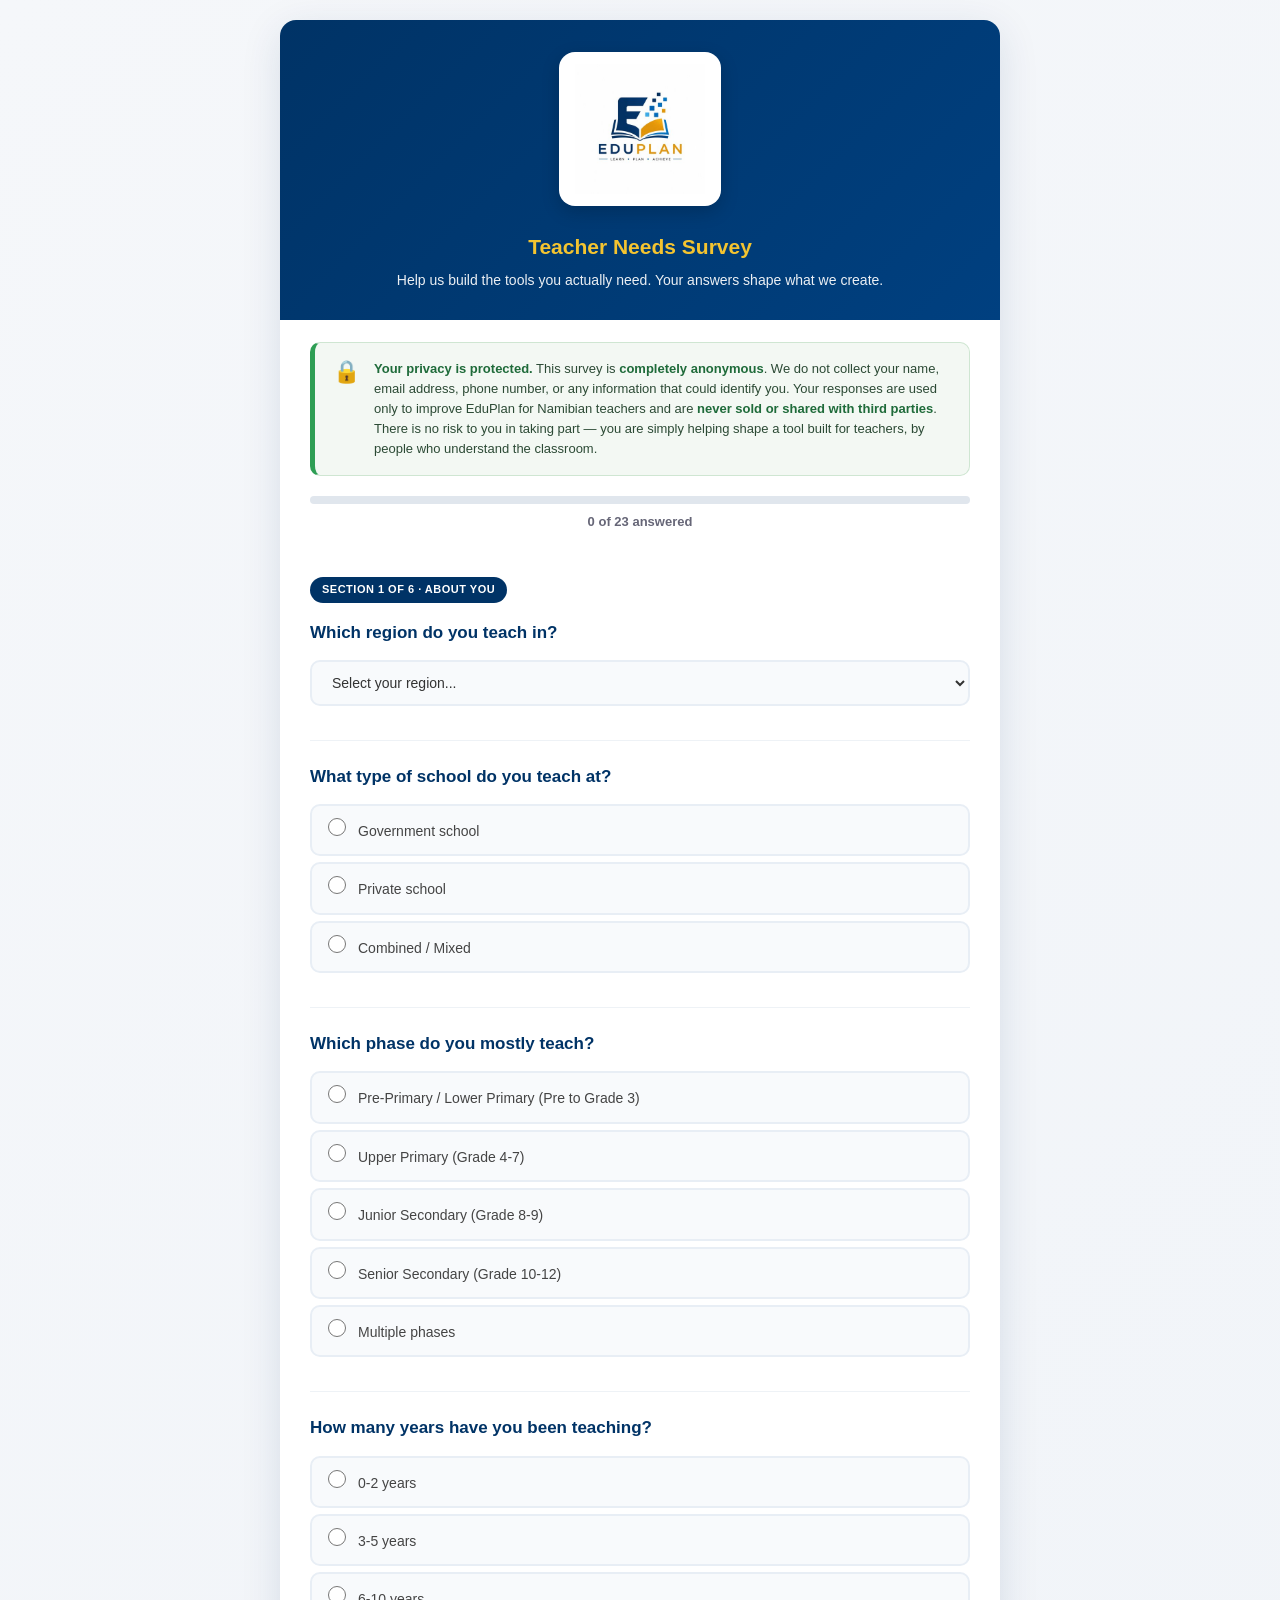
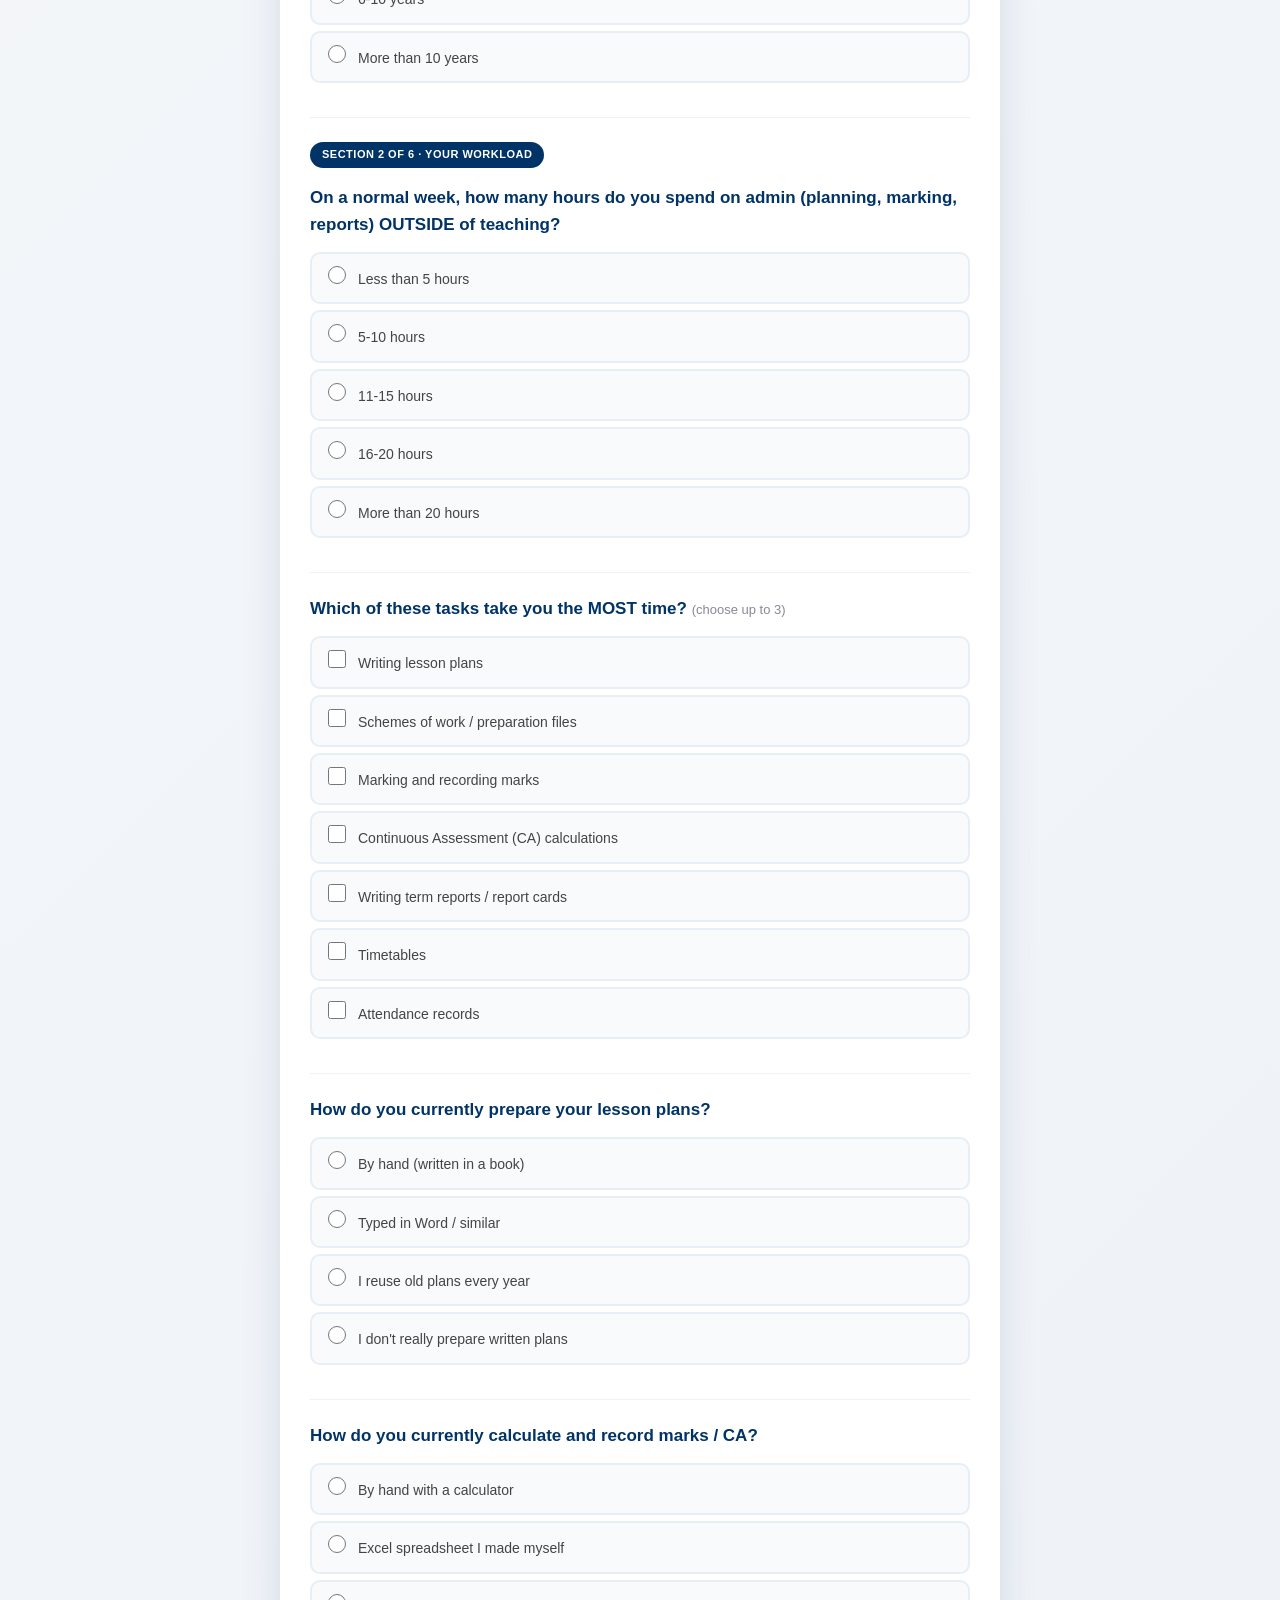
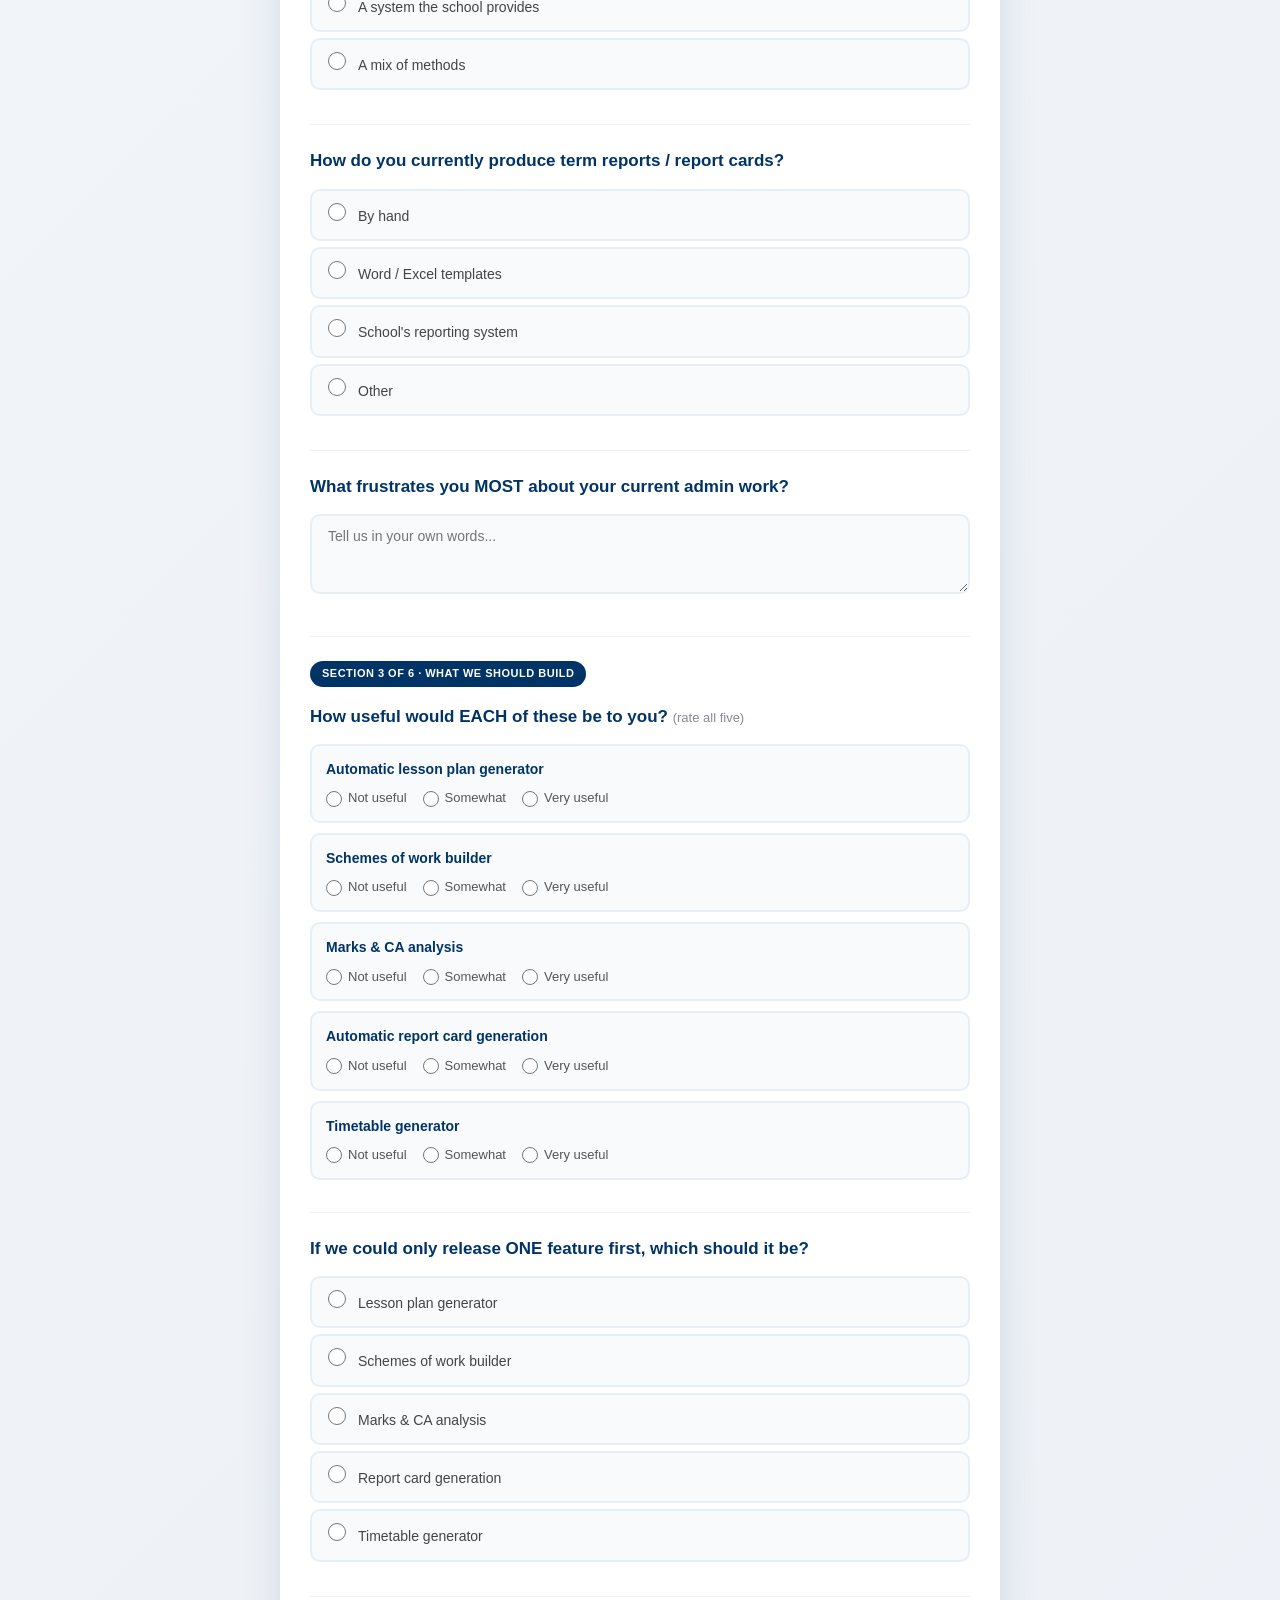
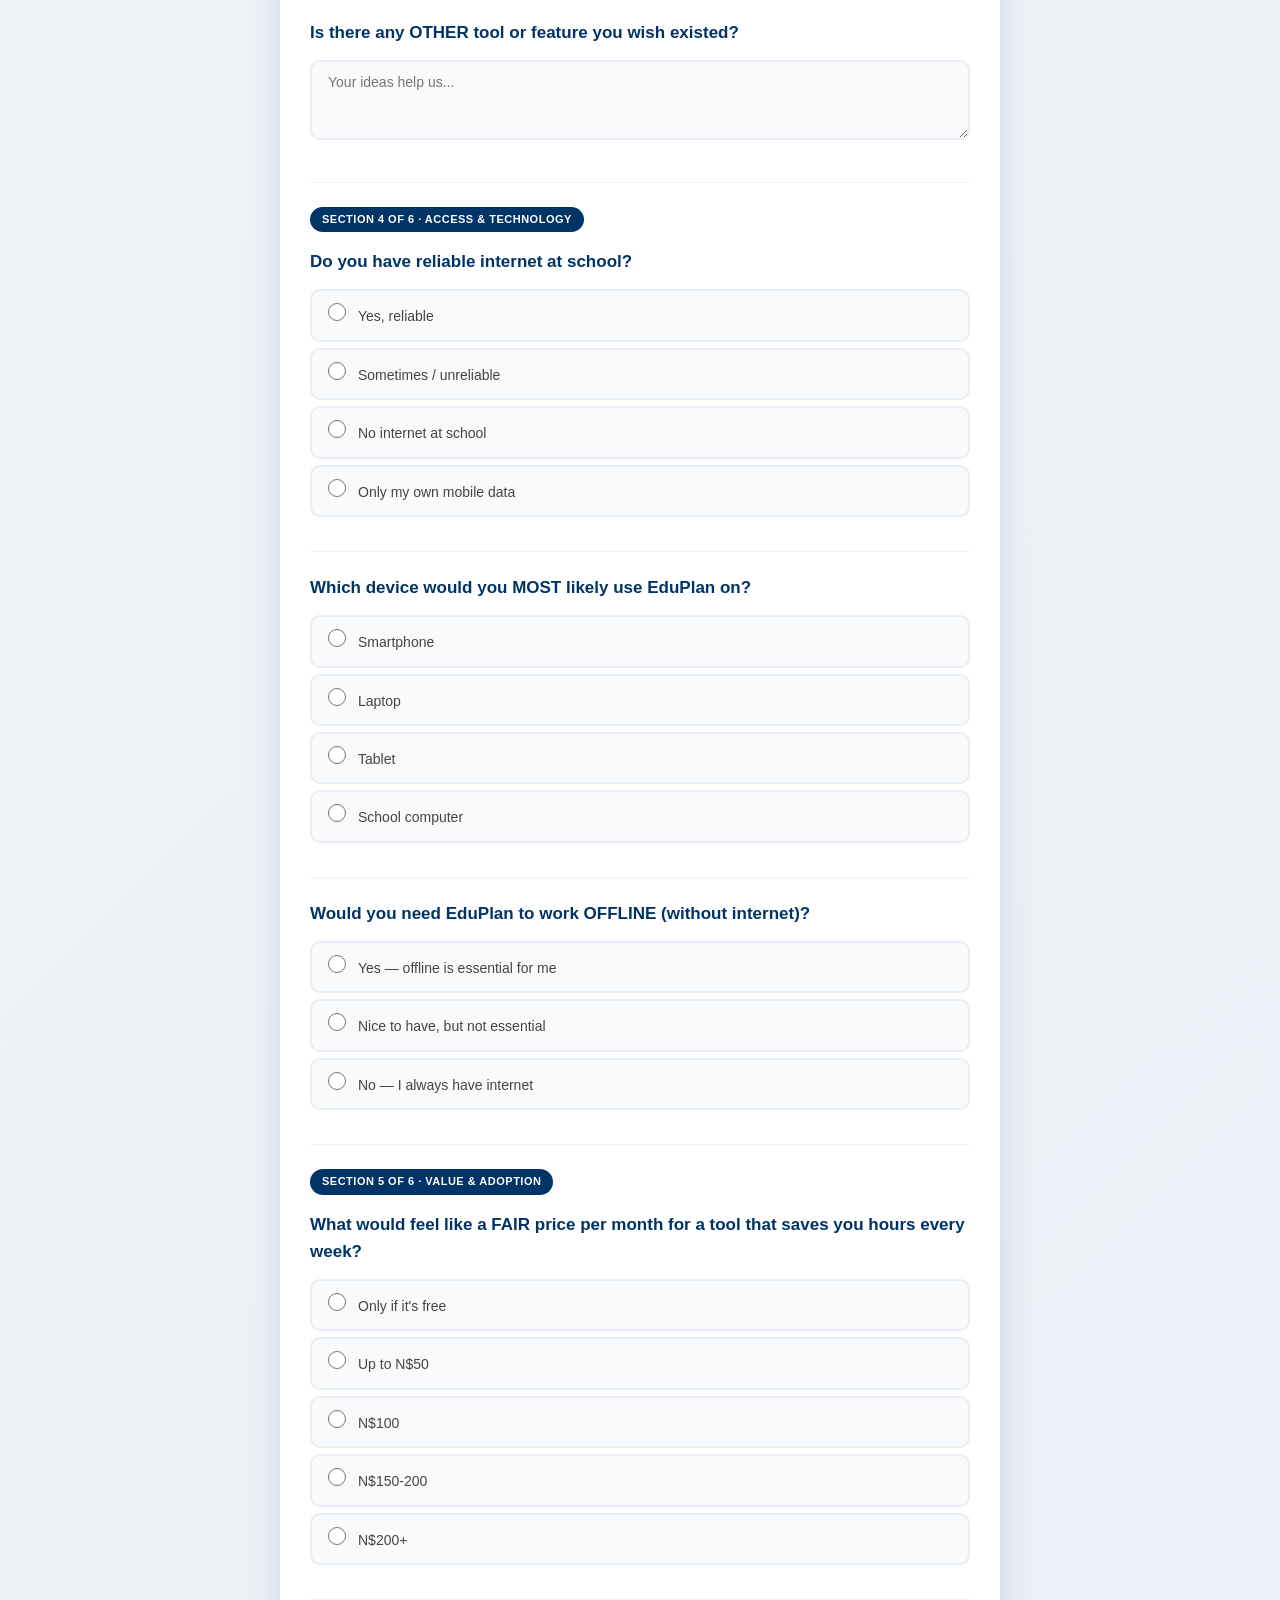
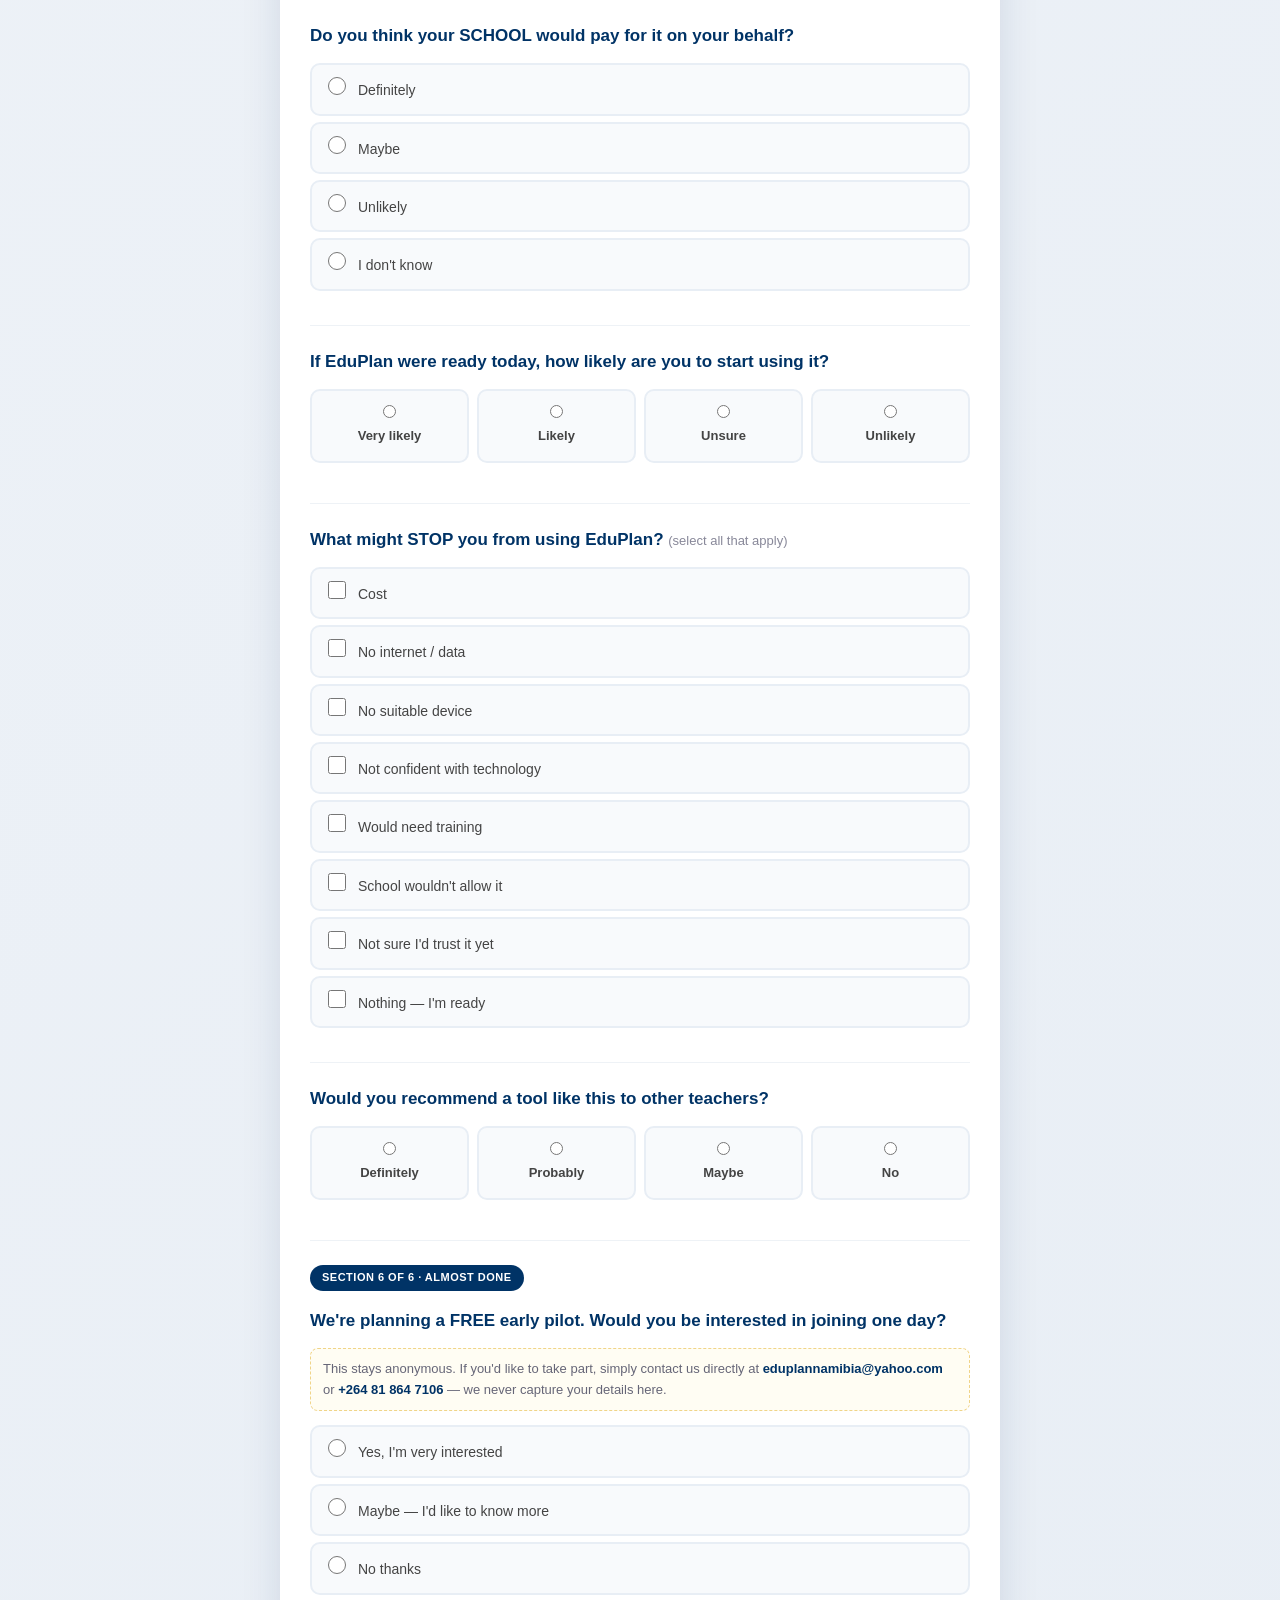
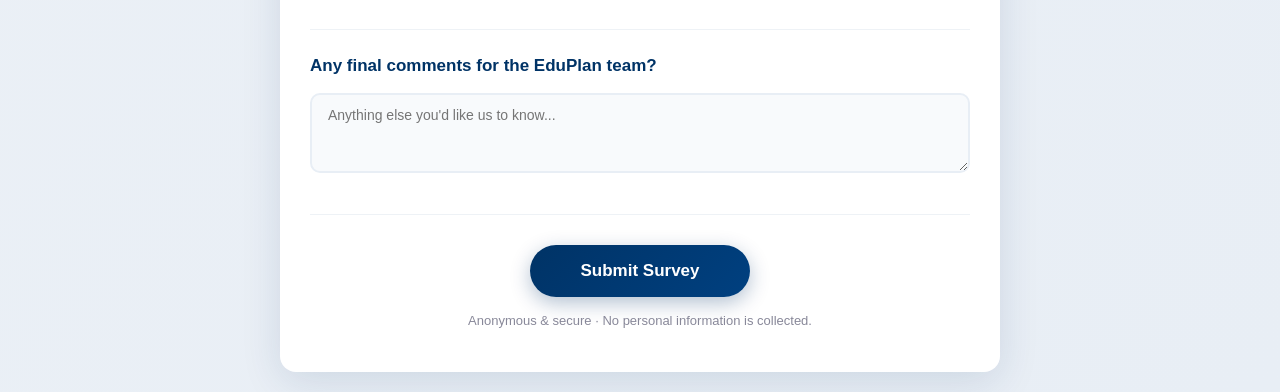
<file: index.html>
<!DOCTYPE html>
<html lang="en">

<head>
        <meta charset="UTF-8">
        <meta name="viewport" content="width=device-width, initial-scale=1.0">
        <title>EduPlan Namibia — Teacher Needs Survey</title>
        <link rel="stylesheet" href="styles.css">
</head>

<body>
        <div class="container">
                <div class="header">
                        <div class="logo-card">
                                <img src="[data-uri]"
                                        alt="EduPlan Namibia Logo" class="logo-img">
                        </div>
                        <h2>Teacher Needs Survey</h2>
                        <p class="subtitle">Help us build the tools you actually need. Your answers shape what we
                                create.</p>
                </div>

                <!-- PRIVACY DISCLAIMER -->
                <div class="disclaimer">
                        <div class="disclaimer-icon">🔒</div>
                        <div class="disclaimer-text">
                                <strong>Your privacy is protected.</strong>
                                This survey is <strong>completely anonymous</strong>. We do not collect your name,
                                email address, phone number, or any information that could identify you.
                                Your responses are used only to improve EduPlan for Namibian teachers and are
                                <strong>never sold or shared with third parties</strong>. There is no risk to you
                                in taking part — you are simply helping shape a tool built for teachers, by people
                                who understand the classroom.
                        </div>
                </div>

                <div class="progress-container">
                        <div class="progress-bar">
                                <div class="progress-fill" id="progressFill"></div>
                        </div>
                        <p class="progress-text"><span id="currentQuestion">0</span> of <span
                                        id="totalQuestions">23</span> answered
                        </p>
                </div>

                <form id="surveyForm" class="survey-form">

                        <!-- SECTION 1: ABOUT YOU (anonymous) -->
                        <div class="question-container" id="q1">
                                <div class="question-header"><span class="section-label">Section 1 of 6 · About
                                                You</span></div>
                                <h2>Which region do you teach in?</h2>
                                <div class="form-group">
                                        <select name="q1_region" class="select" required>
                                                <option value="">Select your region...</option>
                                                <option>Zambezi</option>
                                                <option>Erongo</option>
                                                <option>Hardap</option>
                                                <option>//Karas</option>
                                                <option>Kavango East</option>
                                                <option>Kavango West</option>
                                                <option>Khomas</option>
                                                <option>Kunene</option>
                                                <option>Ohangwena</option>
                                                <option>Omaheke</option>
                                                <option>Omusati</option>
                                                <option>Oshana</option>
                                                <option>Oshikoto</option>
                                                <option>Otjozondjupa</option>
                                        </select>
                                </div>
                        </div>

                        <div class="question-container" id="q2">
                                <h2>What type of school do you teach at?</h2>
                                <div class="form-group">
                                        <label class="radio-option"><input type="radio" name="q2_schooltype"
                                                        value="government" required><span class="radio-text">Government
                                                        school</span></label>
                                        <label class="radio-option"><input type="radio" name="q2_schooltype"
                                                        value="private"><span class="radio-text">Private
                                                        school</span></label>
                                        <label class="radio-option"><input type="radio" name="q2_schooltype"
                                                        value="combined"><span class="radio-text">Combined /
                                                        Mixed</span></label>
                                </div>
                        </div>

                        <div class="question-container" id="q3">
                                <h2>Which phase do you mostly teach?</h2>
                                <div class="form-group">
                                        <label class="radio-option"><input type="radio" name="q3_grade" value="prelower"
                                                        required><span class="radio-text">Pre-Primary / Lower Primary
                                                        (Pre to Grade 3)</span></label>
                                        <label class="radio-option"><input type="radio" name="q3_grade"
                                                        value="upperprimary"><span class="radio-text">Upper Primary
                                                        (Grade 4-7)</span></label>
                                        <label class="radio-option"><input type="radio" name="q3_grade"
                                                        value="junior"><span class="radio-text">Junior Secondary (Grade
                                                        8-9)</span></label>
                                        <label class="radio-option"><input type="radio" name="q3_grade"
                                                        value="senior"><span class="radio-text">Senior Secondary (Grade
                                                        10-12)</span></label>
                                        <label class="radio-option"><input type="radio" name="q3_grade"
                                                        value="multiple"><span class="radio-text">Multiple
                                                        phases</span></label>
                                </div>
                        </div>

                        <div class="question-container" id="q4">
                                <h2>How many years have you been teaching?</h2>
                                <div class="form-group">
                                        <label class="radio-option"><input type="radio" name="q4_experience" value="0-2"
                                                        required><span class="radio-text">0-2 years</span></label>
                                        <label class="radio-option"><input type="radio" name="q4_experience"
                                                        value="3-5"><span class="radio-text">3-5 years</span></label>
                                        <label class="radio-option"><input type="radio" name="q4_experience"
                                                        value="6-10"><span class="radio-text">6-10 years</span></label>
                                        <label class="radio-option"><input type="radio" name="q4_experience"
                                                        value="10+"><span class="radio-text">More than 10
                                                        years</span></label>
                                </div>
                        </div>

                        <!-- SECTION 2: WORKLOAD -->
                        <div class="question-container" id="q5">
                                <div class="question-header"><span class="section-label">Section 2 of 6 · Your
                                                Workload</span></div>
                                <h2>On a normal week, how many hours do you spend on admin (planning, marking, reports)
                                        OUTSIDE of
                                        teaching?</h2>
                                <div class="form-group">
                                        <label class="radio-option"><input type="radio" name="q5_adminhours"
                                                        value="under5" required><span class="radio-text">Less than 5
                                                        hours</span></label>
                                        <label class="radio-option"><input type="radio" name="q5_adminhours"
                                                        value="5-10"><span class="radio-text">5-10 hours</span></label>
                                        <label class="radio-option"><input type="radio" name="q5_adminhours"
                                                        value="11-15"><span class="radio-text">11-15
                                                        hours</span></label>
                                        <label class="radio-option"><input type="radio" name="q5_adminhours"
                                                        value="16-20"><span class="radio-text">16-20
                                                        hours</span></label>
                                        <label class="radio-option"><input type="radio" name="q5_adminhours"
                                                        value="20+"><span class="radio-text">More than 20
                                                        hours</span></label>
                                </div>
                        </div>

                        <div class="question-container" id="q6">
                                <h2>Which of these tasks take you the MOST time? <span class="optional">(choose up to
                                                3)</span></h2>
                                <div class="form-group">
                                        <label class="checkbox-option"><input type="checkbox" name="q6_tasks"
                                                        value="lesson_plans"><span class="checkbox-text">Writing lesson
                                                        plans</span></label>
                                        <label class="checkbox-option"><input type="checkbox" name="q6_tasks"
                                                        value="schemes"><span class="checkbox-text">Schemes of work /
                                                        preparation files</span></label>
                                        <label class="checkbox-option"><input type="checkbox" name="q6_tasks"
                                                        value="marking"><span class="checkbox-text">Marking and
                                                        recording marks</span></label>
                                        <label class="checkbox-option"><input type="checkbox" name="q6_tasks"
                                                        value="ca"><span class="checkbox-text">Continuous Assessment
                                                        (CA) calculations</span></label>
                                        <label class="checkbox-option"><input type="checkbox" name="q6_tasks"
                                                        value="reports"><span class="checkbox-text">Writing term reports
                                                        / report cards</span></label>
                                        <label class="checkbox-option"><input type="checkbox" name="q6_tasks"
                                                        value="timetable"><span
                                                        class="checkbox-text">Timetables</span></label>
                                        <label class="checkbox-option"><input type="checkbox" name="q6_tasks"
                                                        value="attendance"><span class="checkbox-text">Attendance
                                                        records</span></label>
                                </div>
                        </div>

                        <div class="question-container" id="q7">
                                <h2>How do you currently prepare your lesson plans?</h2>
                                <div class="form-group">
                                        <label class="radio-option"><input type="radio" name="q7_planning"
                                                        value="byhand" required><span class="radio-text">By hand
                                                        (written in a book)</span></label>
                                        <label class="radio-option"><input type="radio" name="q7_planning"
                                                        value="word"><span class="radio-text">Typed in Word /
                                                        similar</span></label>
                                        <label class="radio-option"><input type="radio" name="q7_planning"
                                                        value="reuse"><span class="radio-text">I reuse old plans every
                                                        year</span></label>
                                        <label class="radio-option"><input type="radio" name="q7_planning"
                                                        value="none"><span class="radio-text">I don't really prepare
                                                        written plans</span></label>
                                </div>
                        </div>

                        <div class="question-container" id="q8">
                                <h2>How do you currently calculate and record marks / CA?</h2>
                                <div class="form-group">
                                        <label class="radio-option"><input type="radio" name="q8_marks" value="byhand"
                                                        required><span class="radio-text">By hand with a
                                                        calculator</span></label>
                                        <label class="radio-option"><input type="radio" name="q8_marks"
                                                        value="excel"><span class="radio-text">Excel spreadsheet I made
                                                        myself</span></label>
                                        <label class="radio-option"><input type="radio" name="q8_marks"
                                                        value="school_system"><span class="radio-text">A system the
                                                        school provides</span></label>
                                        <label class="radio-option"><input type="radio" name="q8_marks"
                                                        value="mixed"><span class="radio-text">A mix of
                                                        methods</span></label>
                                </div>
                        </div>

                        <div class="question-container" id="q9">
                                <h2>How do you currently produce term reports / report cards?</h2>
                                <div class="form-group">
                                        <label class="radio-option"><input type="radio" name="q9_reports" value="byhand"
                                                        required><span class="radio-text">By hand</span></label>
                                        <label class="radio-option"><input type="radio" name="q9_reports"
                                                        value="word_excel"><span class="radio-text">Word / Excel
                                                        templates</span></label>
                                        <label class="radio-option"><input type="radio" name="q9_reports"
                                                        value="school_system"><span class="radio-text">School's
                                                        reporting system</span></label>
                                        <label class="radio-option"><input type="radio" name="q9_reports"
                                                        value="other"><span class="radio-text">Other</span></label>
                                </div>
                        </div>

                        <div class="question-container" id="q10">
                                <h2>What frustrates you MOST about your current admin work?</h2>
                                <div class="form-group">
                                        <textarea name="q10_frustration" rows="3" class="textarea"
                                                placeholder="Tell us in your own words..."></textarea>
                                </div>
                        </div>

                        <!-- SECTION 3: FEATURE PRIORITIES -->
                        <div class="question-container" id="q11">
                                <div class="question-header"><span class="section-label">Section 3 of 6 · What We Should
                                                Build</span>
                                </div>
                                <h2>How useful would EACH of these be to you? <span class="optional">(rate all
                                                five)</span></h2>

                                <div class="matrix-row">
                                        <p class="matrix-label">Automatic lesson plan generator</p>
                                        <div class="matrix-options">
                                                <label><input type="radio" name="q11_lesson" value="not" required> Not
                                                        useful</label>
                                                <label><input type="radio" name="q11_lesson" value="somewhat">
                                                        Somewhat</label>
                                                <label><input type="radio" name="q11_lesson" value="very"> Very
                                                        useful</label>
                                        </div>
                                </div>
                                <div class="matrix-row">
                                        <p class="matrix-label">Schemes of work builder</p>
                                        <div class="matrix-options">
                                                <label><input type="radio" name="q11_schemes" value="not" required> Not
                                                        useful</label>
                                                <label><input type="radio" name="q11_schemes" value="somewhat">
                                                        Somewhat</label>
                                                <label><input type="radio" name="q11_schemes" value="very"> Very
                                                        useful</label>
                                        </div>
                                </div>
                                <div class="matrix-row">
                                        <p class="matrix-label">Marks &amp; CA analysis</p>
                                        <div class="matrix-options">
                                                <label><input type="radio" name="q11_marks" value="not" required> Not
                                                        useful</label>
                                                <label><input type="radio" name="q11_marks" value="somewhat">
                                                        Somewhat</label>
                                                <label><input type="radio" name="q11_marks" value="very"> Very
                                                        useful</label>
                                        </div>
                                </div>
                                <div class="matrix-row">
                                        <p class="matrix-label">Automatic report card generation</p>
                                        <div class="matrix-options">
                                                <label><input type="radio" name="q11_reports" value="not" required> Not
                                                        useful</label>
                                                <label><input type="radio" name="q11_reports" value="somewhat">
                                                        Somewhat</label>
                                                <label><input type="radio" name="q11_reports" value="very"> Very
                                                        useful</label>
                                        </div>
                                </div>
                                <div class="matrix-row">
                                        <p class="matrix-label">Timetable generator</p>
                                        <div class="matrix-options">
                                                <label><input type="radio" name="q11_timetable" value="not" required>
                                                        Not useful</label>
                                                <label><input type="radio" name="q11_timetable" value="somewhat">
                                                        Somewhat</label>
                                                <label><input type="radio" name="q11_timetable" value="very"> Very
                                                        useful</label>
                                        </div>
                                </div>
                        </div>

                        <div class="question-container" id="q12">
                                <h2>If we could only release ONE feature first, which should it be?</h2>
                                <div class="form-group">
                                        <label class="radio-option"><input type="radio" name="q12_topfeature"
                                                        value="lesson" required><span class="radio-text">Lesson plan
                                                        generator</span></label>
                                        <label class="radio-option"><input type="radio" name="q12_topfeature"
                                                        value="schemes"><span class="radio-text">Schemes of work
                                                        builder</span></label>
                                        <label class="radio-option"><input type="radio" name="q12_topfeature"
                                                        value="marks"><span class="radio-text">Marks &amp; CA
                                                        analysis</span></label>
                                        <label class="radio-option"><input type="radio" name="q12_topfeature"
                                                        value="reports"><span class="radio-text">Report card
                                                        generation</span></label>
                                        <label class="radio-option"><input type="radio" name="q12_topfeature"
                                                        value="timetable"><span class="radio-text">Timetable
                                                        generator</span></label>
                                </div>
                        </div>

                        <div class="question-container" id="q13">
                                <h2>Is there any OTHER tool or feature you wish existed?</h2>
                                <div class="form-group">
                                        <textarea name="q13_otherfeatures" rows="3" class="textarea"
                                                placeholder="Your ideas help us..."></textarea>
                                </div>
                        </div>

                        <!-- SECTION 4: ACCESS & TECHNOLOGY -->
                        <div class="question-container" id="q14">
                                <div class="question-header"><span class="section-label">Section 4 of 6 · Access &amp;
                                                Technology</span>
                                </div>
                                <h2>Do you have reliable internet at school?</h2>
                                <div class="form-group">
                                        <label class="radio-option"><input type="radio" name="q14_internet" value="yes"
                                                        required><span class="radio-text">Yes, reliable</span></label>
                                        <label class="radio-option"><input type="radio" name="q14_internet"
                                                        value="sometimes"><span class="radio-text">Sometimes /
                                                        unreliable</span></label>
                                        <label class="radio-option"><input type="radio" name="q14_internet"
                                                        value="no"><span class="radio-text">No internet at
                                                        school</span></label>
                                        <label class="radio-option"><input type="radio" name="q14_internet"
                                                        value="own_data"><span class="radio-text">Only my own mobile
                                                        data</span></label>
                                </div>
                        </div>

                        <div class="question-container" id="q15">
                                <h2>Which device would you MOST likely use EduPlan on?</h2>
                                <div class="form-group">
                                        <label class="radio-option"><input type="radio" name="q15_device"
                                                        value="smartphone" required><span
                                                        class="radio-text">Smartphone</span></label>
                                        <label class="radio-option"><input type="radio" name="q15_device"
                                                        value="laptop"><span class="radio-text">Laptop</span></label>
                                        <label class="radio-option"><input type="radio" name="q15_device"
                                                        value="tablet"><span class="radio-text">Tablet</span></label>
                                        <label class="radio-option"><input type="radio" name="q15_device"
                                                        value="school_computer"><span class="radio-text">School
                                                        computer</span></label>
                                </div>
                        </div>

                        <div class="question-container" id="q16">
                                <h2>Would you need EduPlan to work OFFLINE (without internet)?</h2>
                                <div class="form-group">
                                        <label class="radio-option"><input type="radio" name="q16_offline"
                                                        value="essential" required><span class="radio-text">Yes —
                                                        offline is essential for me</span></label>
                                        <label class="radio-option"><input type="radio" name="q16_offline"
                                                        value="nice"><span class="radio-text">Nice to have, but not
                                                        essential</span></label>
                                        <label class="radio-option"><input type="radio" name="q16_offline"
                                                        value="no"><span class="radio-text">No — I always have
                                                        internet</span></label>
                                </div>
                        </div>

                        <!-- SECTION 5: VALUE & ADOPTION -->
                        <div class="question-container" id="q17">
                                <div class="question-header"><span class="section-label">Section 5 of 6 · Value &amp;
                                                Adoption</span>
                                </div>
                                <h2>What would feel like a FAIR price per month for a tool that saves you hours every
                                        week?</h2>
                                <div class="form-group">
                                        <label class="radio-option"><input type="radio" name="q17_pay" value="free"
                                                        required><span class="radio-text">Only if it's
                                                        free</span></label>
                                        <label class="radio-option"><input type="radio" name="q17_pay" value="50"><span
                                                        class="radio-text">Up to N$50</span></label>
                                        <label class="radio-option"><input type="radio" name="q17_pay" value="100"><span
                                                        class="radio-text">N$100</span></label>
                                        <label class="radio-option"><input type="radio" name="q17_pay"
                                                        value="150-200"><span
                                                        class="radio-text">N$150-200</span></label>
                                        <label class="radio-option"><input type="radio" name="q17_pay"
                                                        value="200+"><span class="radio-text">N$200+</span></label>
                                </div>
                        </div>

                        <div class="question-container" id="q18">
                                <h2>Do you think your SCHOOL would pay for it on your behalf?</h2>
                                <div class="form-group">
                                        <label class="radio-option"><input type="radio" name="q18_schoolpay"
                                                        value="definitely" required><span
                                                        class="radio-text">Definitely</span></label>
                                        <label class="radio-option"><input type="radio" name="q18_schoolpay"
                                                        value="maybe"><span class="radio-text">Maybe</span></label>
                                        <label class="radio-option"><input type="radio" name="q18_schoolpay"
                                                        value="unlikely"><span
                                                        class="radio-text">Unlikely</span></label>
                                        <label class="radio-option"><input type="radio" name="q18_schoolpay"
                                                        value="dontknow"><span class="radio-text">I don't
                                                        know</span></label>
                                </div>
                        </div>

                        <div class="question-container" id="q19">
                                <h2>If EduPlan were ready today, how likely are you to start using it?</h2>
                                <div class="form-group rating-group">
                                        <label class="rating-option"><input type="radio" name="q19_uselikely"
                                                        value="very_likely" required><span class="rating-text">Very
                                                        likely</span></label>
                                        <label class="rating-option"><input type="radio" name="q19_uselikely"
                                                        value="likely"><span class="rating-text">Likely</span></label>
                                        <label class="rating-option"><input type="radio" name="q19_uselikely"
                                                        value="unsure"><span class="rating-text">Unsure</span></label>
                                        <label class="rating-option"><input type="radio" name="q19_uselikely"
                                                        value="unlikely"><span
                                                        class="rating-text">Unlikely</span></label>
                                </div>
                        </div>

                        <div class="question-container" id="q20">
                                <h2>What might STOP you from using EduPlan? <span class="optional">(select all that
                                                apply)</span></h2>
                                <div class="form-group">
                                        <label class="checkbox-option"><input type="checkbox" name="q20_barriers"
                                                        value="cost"><span class="checkbox-text">Cost</span></label>
                                        <label class="checkbox-option"><input type="checkbox" name="q20_barriers"
                                                        value="internet"><span class="checkbox-text">No internet /
                                                        data</span></label>
                                        <label class="checkbox-option"><input type="checkbox" name="q20_barriers"
                                                        value="device"><span class="checkbox-text">No suitable
                                                        device</span></label>
                                        <label class="checkbox-option"><input type="checkbox" name="q20_barriers"
                                                        value="tech_confidence"><span class="checkbox-text">Not
                                                        confident with
                                                        technology</span></label>
                                        <label class="checkbox-option"><input type="checkbox" name="q20_barriers"
                                                        value="training"><span class="checkbox-text">Would need
                                                        training</span></label>
                                        <label class="checkbox-option"><input type="checkbox" name="q20_barriers"
                                                        value="school"><span class="checkbox-text">School wouldn't allow
                                                        it</span></label>
                                        <label class="checkbox-option"><input type="checkbox" name="q20_barriers"
                                                        value="trust"><span class="checkbox-text">Not sure I'd trust it
                                                        yet</span></label>
                                        <label class="checkbox-option"><input type="checkbox" name="q20_barriers"
                                                        value="none"><span class="checkbox-text">Nothing — I'm
                                                        ready</span></label>
                                </div>
                        </div>

                        <div class="question-container" id="q21">
                                <h2>Would you recommend a tool like this to other teachers?</h2>
                                <div class="form-group rating-group">
                                        <label class="rating-option"><input type="radio" name="q21_recommend"
                                                        value="definitely" required><span
                                                        class="rating-text">Definitely</span></label>
                                        <label class="rating-option"><input type="radio" name="q21_recommend"
                                                        value="probably"><span
                                                        class="rating-text">Probably</span></label>
                                        <label class="rating-option"><input type="radio" name="q21_recommend"
                                                        value="maybe"><span class="rating-text">Maybe</span></label>
                                        <label class="rating-option"><input type="radio" name="q21_recommend"
                                                        value="no"><span class="rating-text">No</span></label>
                                </div>
                        </div>

                        <!-- SECTION 6: PILOT & FINAL -->
                        <div class="question-container" id="q22">
                                <div class="question-header"><span class="section-label">Section 6 of 6 · Almost
                                                Done</span></div>
                                <h2>We're planning a FREE early pilot. Would you be interested in joining one day?</h2>
                                <p class="note">This stays anonymous. If you'd like to take part, simply contact us
                                        directly at
                                        <strong>eduplannamibia@yahoo.com</strong> or <strong>+264 81 864 7106</strong> —
                                        we
                                        never capture your
                                        details here.
                                </p>
                                <div class="form-group">
                                        <label class="radio-option"><input type="radio" name="q22_pilot" value="yes"
                                                        required><span class="radio-text">Yes, I'm very
                                                        interested</span></label>
                                        <label class="radio-option"><input type="radio" name="q22_pilot"
                                                        value="maybe"><span class="radio-text">Maybe — I'd like to know
                                                        more</span></label>
                                        <label class="radio-option"><input type="radio" name="q22_pilot"
                                                        value="no"><span class="radio-text">No thanks</span></label>
                                </div>
                        </div>

                        <div class="question-container" id="q23">
                                <h2>Any final comments for the EduPlan team?</h2>
                                <div class="form-group">
                                        <textarea name="q23_comments" rows="3" class="textarea"
                                                placeholder="Anything else you'd like us to know..."></textarea>
                                </div>
                        </div>

                        <div class="form-actions">
                                <button type="submit" class="btn-submit" id="submitBtn">Submit Survey</button>
                                <p class="form-hint">Anonymous &amp; secure · No personal information is collected.</p>
                        </div>
                </form>

                <div class="success-message" id="successMessage" style="display:none;">
                        <div class="success-content">
                                <h2>✓ Thank You!</h2>
                                <p>Your anonymous responses have been received.</p>
                                <p>You are helping build a tool made for Namibian teachers, by people who understand the
                                        classroom.</p>
                                <p style="margin-top:20px; font-size:14px; color:#666;">
                                        EduPlan Namibia · Lifa-Kay Investment CC<br>
                                        https://eduplan.linusite.com<br>
                                        +264 81 864 7106 · eduplannamibia@yahoo.com
                                </p>
                        </div>
                </div>
        </div>
        <script src="script.js"></script>
</body>

</html>
</file>
<file: styles.css>
/* ============================================
   EduPlan Namibia — Teacher Needs Survey
   Brand: Navy #003366 | Gold #F4C430
   ============================================ */

* {
    margin: 0;
    padding: 0;
    box-sizing: border-box;
}

body {
    font-family: 'Segoe UI', Tahoma, Geneva, Verdana, sans-serif;
    background: linear-gradient(135deg, #f5f7fa 0%, #e8eef5 100%);
    color: #333;
    line-height: 1.6;
    padding: 20px 10px;
}

.container {
    max-width: 720px;
    margin: 0 auto;
    background: #fff;
    border-radius: 16px;
    box-shadow: 0 10px 40px rgba(0, 51, 102, 0.12);
    overflow: hidden;
}

/* HEADER */
.header {
    background: linear-gradient(135deg, #003366 0%, #004080 100%);
    color: #fff;
    padding: 32px 30px 28px;
    text-align: center;
}

.logo-card {
    display: inline-block;
    background: #fff;
    padding: 12px 16px;
    border-radius: 16px;
    box-shadow: 0 6px 18px rgba(0, 0, 0, 0.18);
    margin-bottom: 16px;
}

.logo-img {
    display: block;
    width: 130px;
    height: auto;
}

.header h2 {
    font-size: 21px;
    font-weight: 600;
    color: #F4C430;
    margin-bottom: 6px;
}

.subtitle {
    font-size: 14px;
    opacity: 0.92;
    font-weight: 300;
}

/* PRIVACY DISCLAIMER */
.disclaimer {
    display: flex;
    gap: 14px;
    align-items: flex-start;
    margin: 22px 30px 0;
    padding: 16px 18px;
    background: #f3f8f3;
    border: 1px solid #cfe6d2;
    border-left: 5px solid #2e9e54;
    border-radius: 10px;
}

.disclaimer-icon {
    font-size: 22px;
    line-height: 1.2;
    flex-shrink: 0;
}

.disclaimer-text {
    font-size: 13px;
    color: #2c4a35;
    line-height: 1.55;
}

.disclaimer-text strong {
    color: #1f6b3a;
}

/* PROGRESS */
.progress-container {
    padding: 20px 30px 0;
}

.progress-bar {
    height: 8px;
    background: #e0e6ed;
    border-radius: 10px;
    overflow: hidden;
}

.progress-fill {
    height: 100%;
    width: 0%;
    background: linear-gradient(90deg, #F4C430 0%, #ffd75e 100%);
    border-radius: 10px;
    transition: width 0.4s ease;
}

.progress-text {
    text-align: center;
    font-size: 13px;
    color: #667;
    margin-top: 8px;
    font-weight: 600;
}

/* FORM */
.survey-form {
    padding: 20px 30px 30px;
}

.question-container {
    padding: 22px 0;
    border-bottom: 1px solid #eef2f6;
    animation: fadeIn 0.3s ease;
}

@keyframes fadeIn {
    from {
        opacity: 0;
        transform: translateY(8px);
    }

    to {
        opacity: 1;
        transform: translateY(0);
    }
}

.question-header {
    margin-bottom: 4px;
}

.section-label {
    display: inline-block;
    background: #003366;
    color: #fff;
    font-size: 11px;
    font-weight: 600;
    padding: 4px 12px;
    border-radius: 20px;
    margin-bottom: 12px;
    text-transform: uppercase;
    letter-spacing: 0.5px;
}

.question-container h2 {
    font-size: 17px;
    color: #003366;
    margin-bottom: 14px;
    font-weight: 600;
}

.optional {
    font-size: 13px;
    font-weight: 400;
    color: #889;
}

.note {
    font-size: 13px;
    color: #667;
    background: #fffdf3;
    border: 1px dashed #f0d488;
    border-radius: 8px;
    padding: 10px 12px;
    margin-bottom: 14px;
}

.note strong {
    color: #003366;
}

.form-group {
    margin-bottom: 12px;
}

.form-group label {
    display: block;
    font-size: 14px;
    color: #555;
    margin-bottom: 6px;
    font-weight: 500;
}

/* RADIO & CHECKBOX */
.radio-option,
.checkbox-option {
    display: flex;
    align-items: center;
    padding: 12px 16px;
    margin-bottom: 8px;
    background: #f8fafc;
    border: 2px solid #e8eef5;
    border-radius: 10px;
    cursor: pointer;
    transition: all 0.2s ease;
}

.radio-option:hover,
.checkbox-option:hover {
    border-color: #F4C430;
    background: #fffdf5;
}

.radio-option input,
.checkbox-option input {
    margin-right: 12px;
    width: 18px;
    height: 18px;
    accent-color: #003366;
    cursor: pointer;
    flex-shrink: 0;
}

.radio-option:has(input:checked),
.checkbox-option:has(input:checked) {
    border-color: #003366;
    background: #eef4fb;
}

.radio-option input:checked~.radio-text,
.checkbox-option input:checked~.checkbox-text {
    color: #003366;
    font-weight: 600;
}

.radio-text,
.checkbox-text {
    font-size: 14px;
    color: #444;
}

/* MATRIX */
.matrix-row {
    padding: 12px 14px;
    margin-bottom: 10px;
    background: #f8fafc;
    border: 2px solid #e8eef5;
    border-radius: 10px;
}

.matrix-label {
    font-size: 14px;
    font-weight: 600;
    color: #003366;
    margin-bottom: 8px;
}

.matrix-options {
    display: flex;
    gap: 16px;
    flex-wrap: wrap;
}

.matrix-options label {
    display: flex;
    align-items: center;
    gap: 6px;
    font-size: 13px;
    color: #555;
    font-weight: 500;
    margin: 0;
    cursor: pointer;
}

.matrix-options input {
    accent-color: #003366;
    width: 16px;
    height: 16px;
    cursor: pointer;
}

/* RATING */
.rating-group {
    display: flex;
    gap: 8px;
    flex-wrap: wrap;
}

.rating-option {
    flex: 1;
    min-width: 90px;
    text-align: center;
    padding: 14px 8px;
    background: #f8fafc;
    border: 2px solid #e8eef5;
    border-radius: 10px;
    cursor: pointer;
    transition: all 0.2s ease;
}

.rating-option:hover {
    border-color: #F4C430;
}

.rating-option input {
    display: block;
    margin: 0 auto 6px;
    accent-color: #003366;
}

.rating-option:has(input:checked) {
    border-color: #003366;
    background: #eef4fb;
}

.rating-text {
    font-size: 13px;
    font-weight: 600;
    color: #444;
}

/* INPUTS */
.input,
.textarea,
.select {
    width: 100%;
    padding: 12px 16px;
    font-size: 14px;
    font-family: inherit;
    border: 2px solid #e8eef5;
    border-radius: 10px;
    background: #f8fafc;
    transition: all 0.2s ease;
    color: #333;
}

.input:focus,
.textarea:focus,
.select:focus {
    outline: none;
    border-color: #003366;
    background: #fff;
}

.textarea {
    resize: vertical;
    min-height: 80px;
}

/* SUBMIT */
.form-actions {
    padding: 30px 0 10px;
    text-align: center;
}

.btn-submit {
    background: linear-gradient(135deg, #003366 0%, #004080 100%);
    color: #fff;
    font-size: 17px;
    font-weight: 600;
    padding: 16px 50px;
    border: none;
    border-radius: 50px;
    cursor: pointer;
    transition: all 0.3s ease;
    box-shadow: 0 6px 20px rgba(0, 51, 102, 0.3);
}

.btn-submit:hover {
    transform: translateY(-2px);
    box-shadow: 0 8px 26px rgba(0, 51, 102, 0.4);
}

.btn-submit:active {
    transform: translateY(0);
}

.btn-submit:disabled {
    background: #99a;
    cursor: not-allowed;
    transform: none;
}

.form-hint {
    margin-top: 14px;
    font-size: 13px;
    color: #889;
}

/* SUCCESS */
.success-message {
    padding: 60px 30px;
    text-align: center;
    animation: fadeIn 0.5s ease;
}

.success-content h2 {
    color: #003366;
    font-size: 32px;
    margin-bottom: 16px;
}

.success-content p {
    color: #555;
    font-size: 16px;
    margin-bottom: 10px;
}

/* MOBILE */
@media (max-width: 600px) {
    body {
        padding: 10px 5px;
    }

    .header {
        padding: 26px 20px 22px;
    }

    .logo-img {
        width: 110px;
    }

    .disclaimer {
        margin: 18px 16px 0;
    }

    .survey-form {
        padding: 16px 18px 24px;
    }

    .question-container h2 {
        font-size: 16px;
    }

    .rating-option {
        min-width: 70px;
    }

    .matrix-options {
        gap: 10px;
    }

    .btn-submit {
        padding: 14px 36px;
        font-size: 16px;
    }
}
</file>
